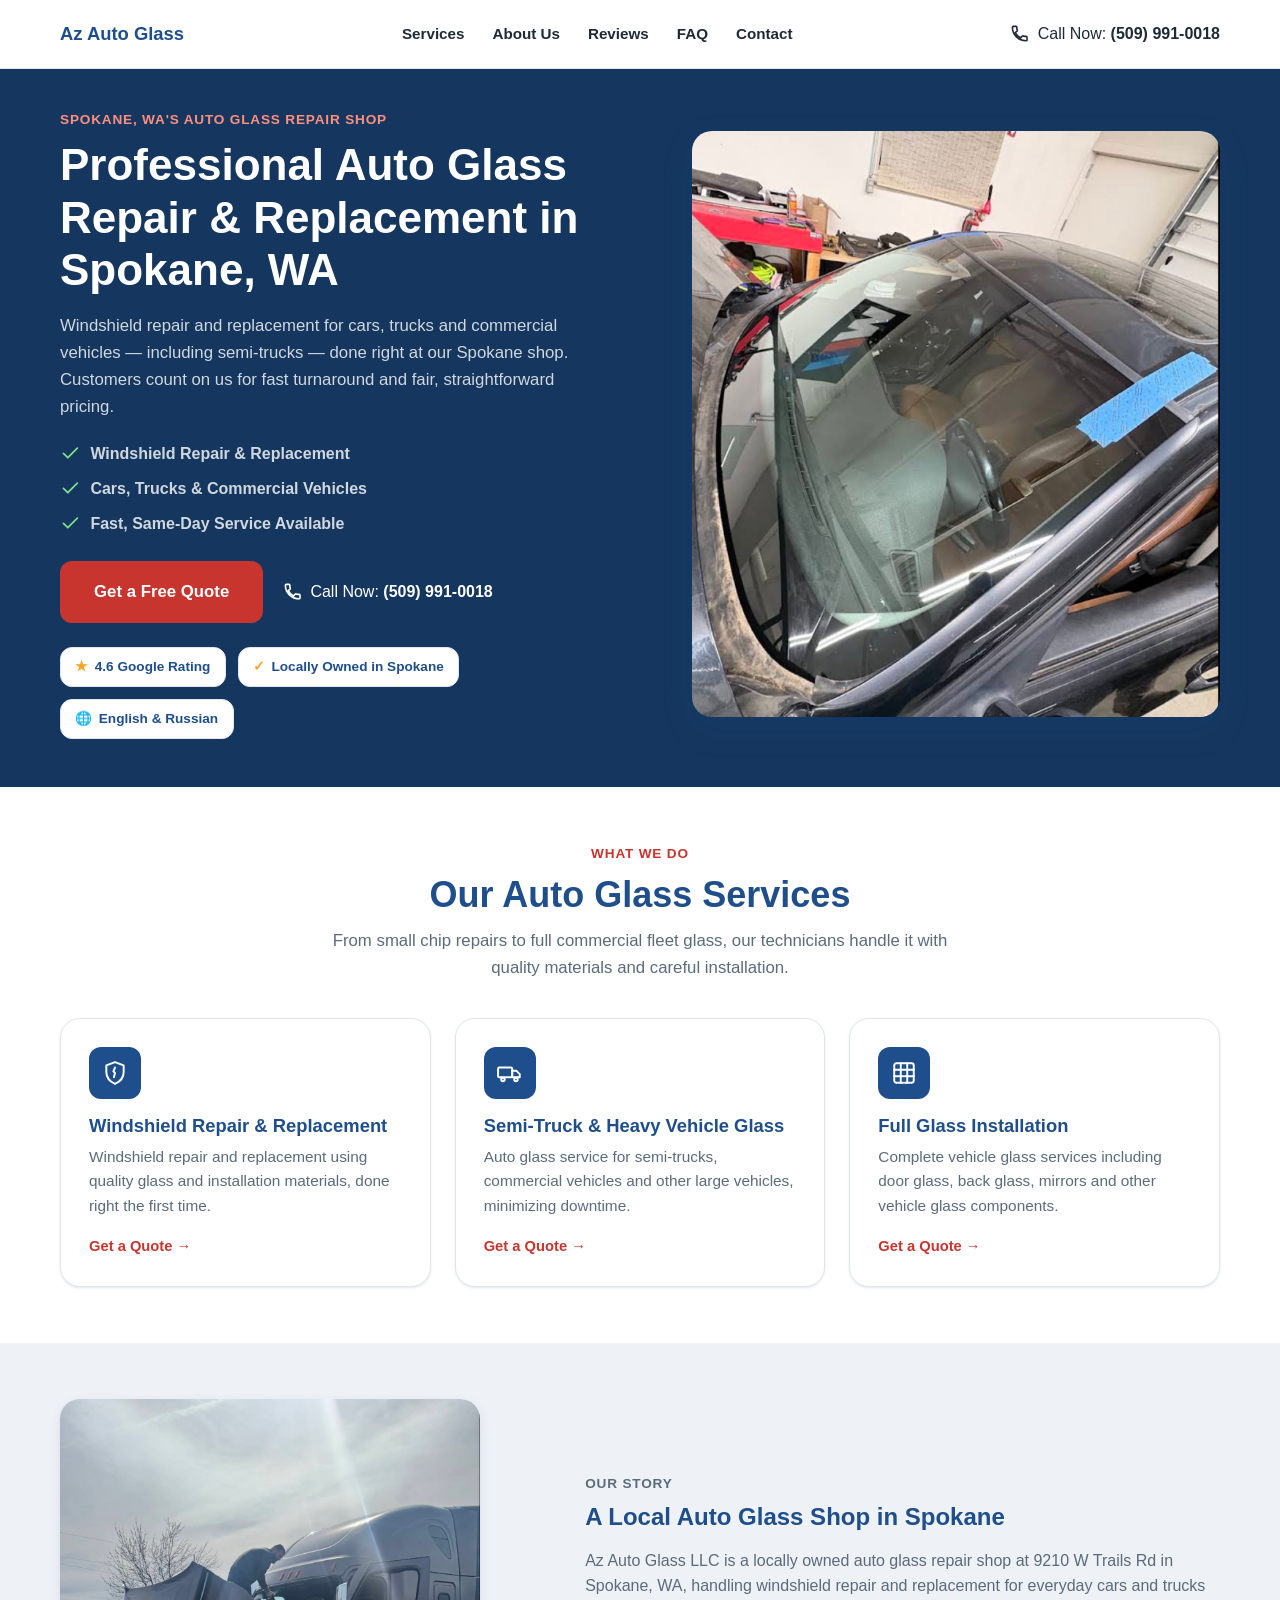
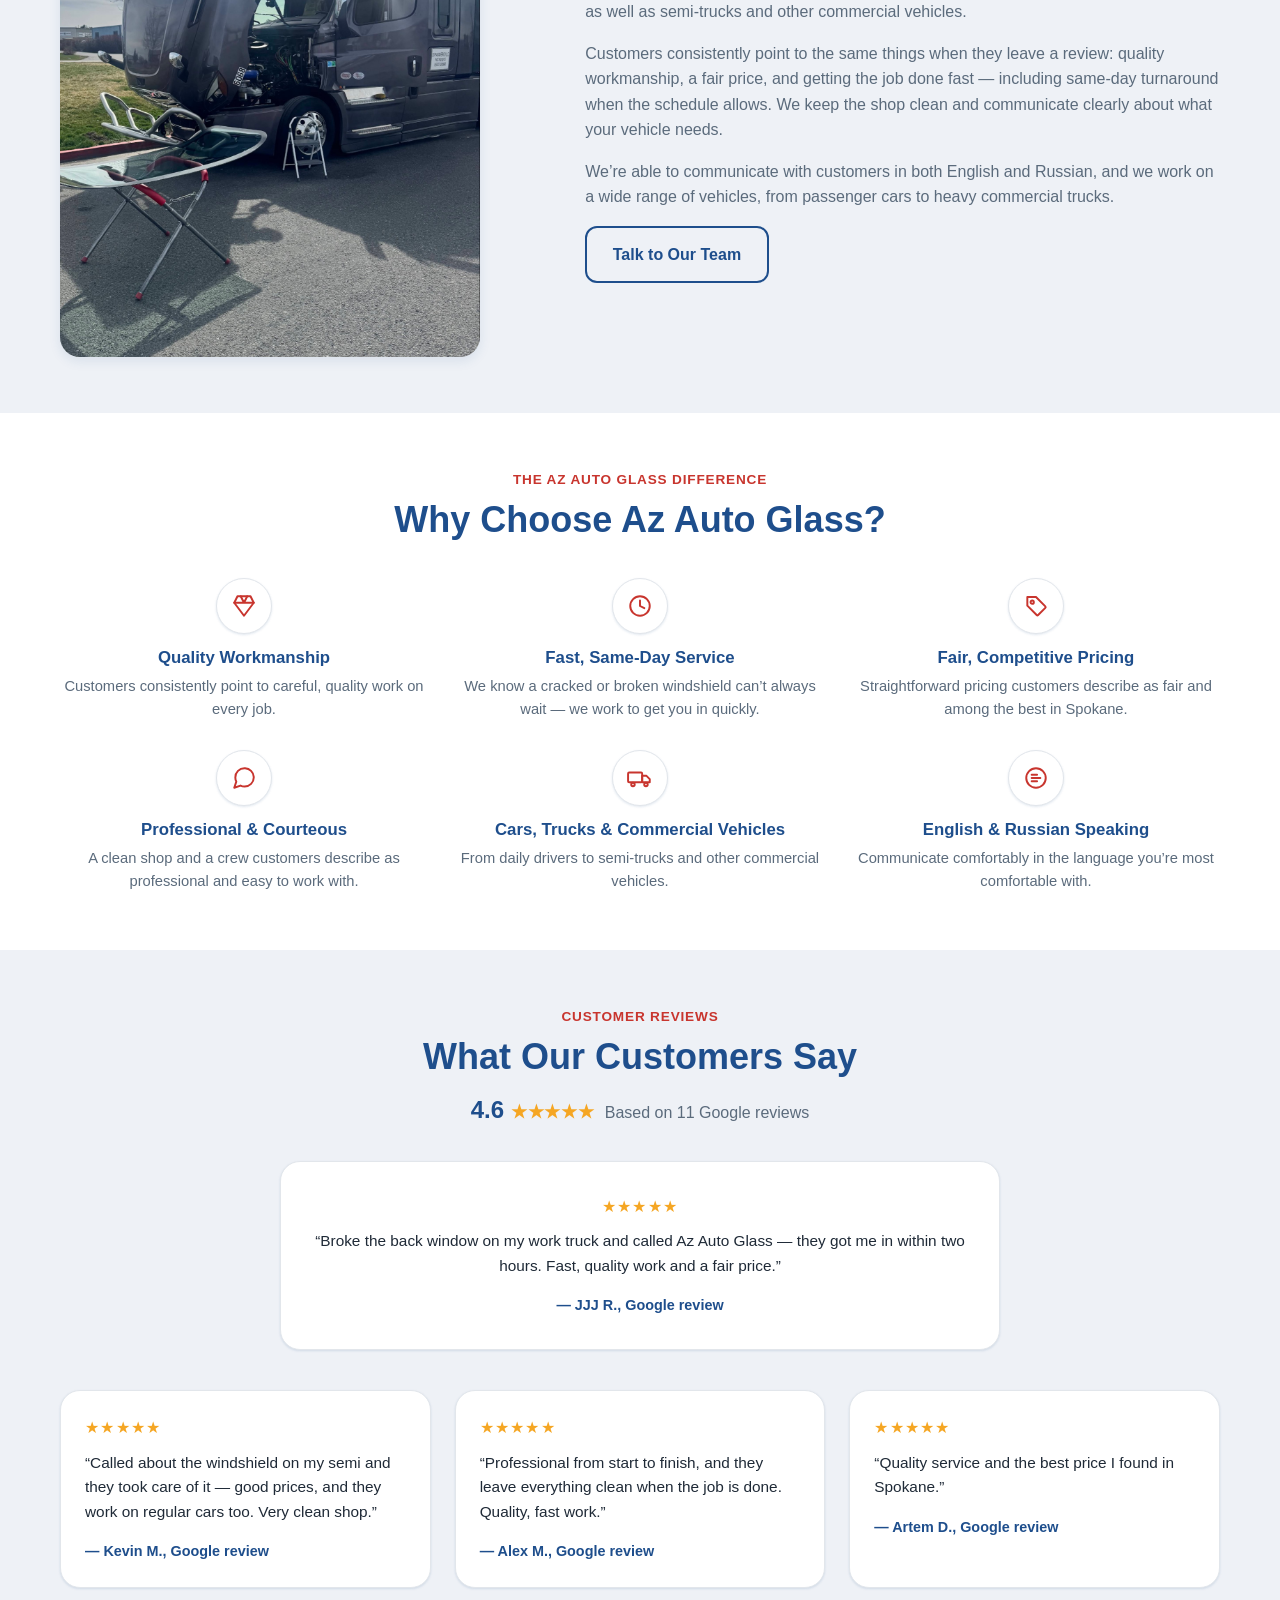
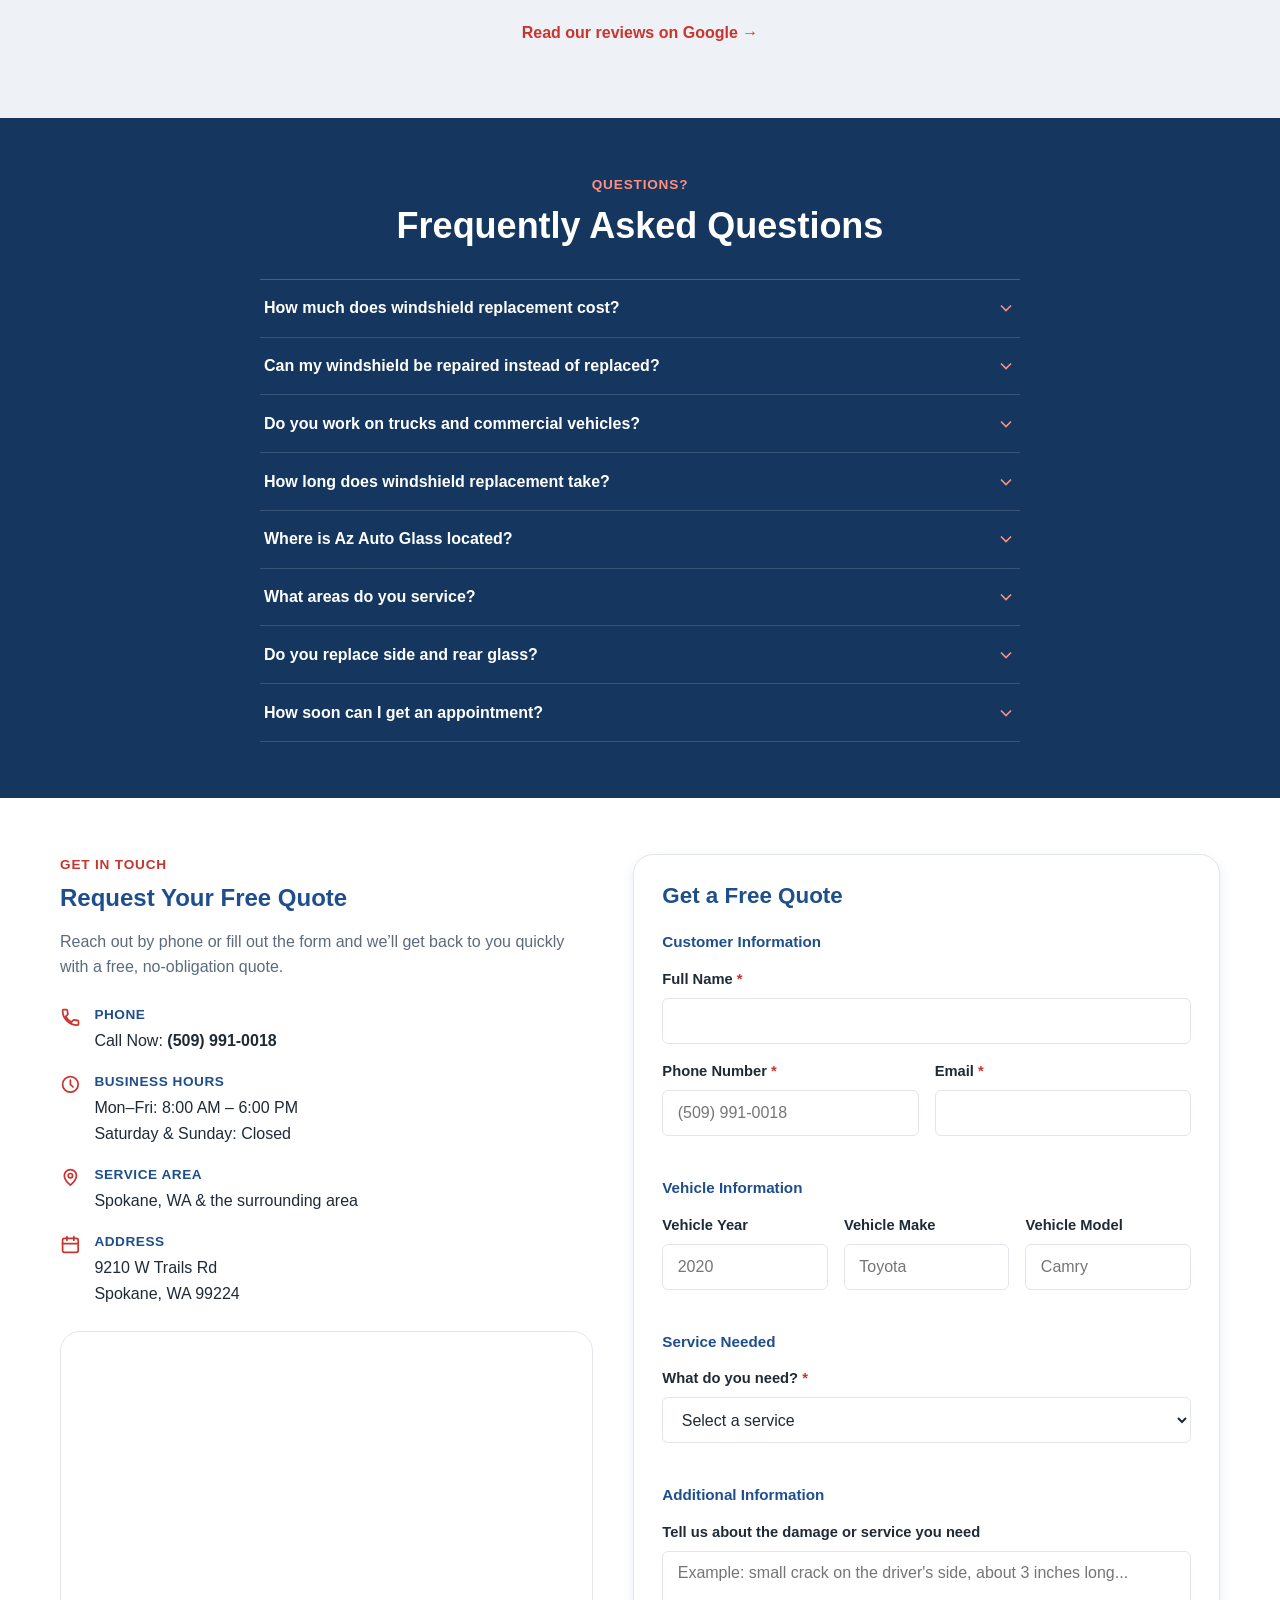
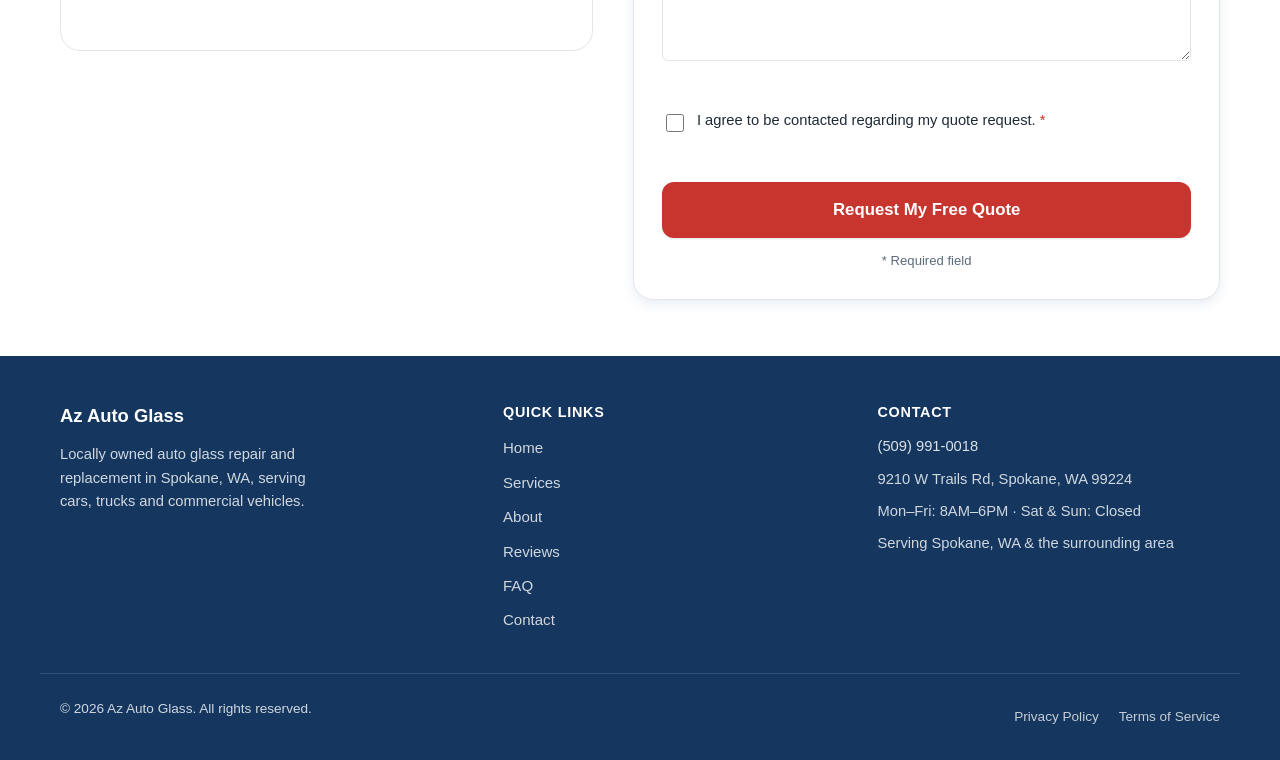
<file: index.html>
<!DOCTYPE html>
<html lang="en">
<head>
  <meta charset="UTF-8">
  <meta name="viewport" content="width=device-width, initial-scale=1.0">
  <title>Az Auto Glass LLC | Windshield Repair &amp; Replacement in Spokane, WA</title>
  <meta name="description" content="Az Auto Glass LLC provides windshield repair, replacement, and full auto glass service for cars, trucks, and commercial vehicles in Spokane, WA. Call (509) 991-0018 for a free quote.">
  <meta name="theme-color" content="#1E4E8C">
  <!-- TODO: set your production domain once the site is deployed, then update this canonical URL, the Open Graph og:url/og:image below, robots.txt, and sitemap.xml to match. -->
  <link rel="canonical" href="https://www.yourbusinessdomain.com/">

  <!-- Open Graph -->
  <!-- Most social platforms require a raster image (JPG/PNG, ~1200x630) for
       og:image and will not render an SVG preview. images/og-image.svg is a
       placeholder layout — export it (or a real shop/vehicle photo) to
       og-image.jpg and update the path below before launch. -->
  <meta property="og:type" content="website">
  <meta property="og:title" content="Az Auto Glass LLC | Windshield Repair &amp; Replacement in Spokane, WA">
  <meta property="og:description" content="Windshield repair, replacement, and full auto glass service for cars, trucks, and commercial vehicles in Spokane, WA. Get a free quote today.">
  <meta property="og:image" content="images/og-image.svg">
  <meta property="og:url" content="https://www.yourbusinessdomain.com/">
  <meta name="twitter:card" content="summary_large_image">

  <link rel="icon" href="images/favicon.svg" type="image/svg+xml">
  <link rel="stylesheet" href="style.css">

  <!-- Local business structured data. Name, address, phone, hours, rating and
       review count below are verified from the Az Auto Glass LLC Google
       Business Profile. Update the "url"/"image" fields once a production
       domain and real business photos are available. -->
  <script type="application/ld+json">
  {
    "@context": "https://schema.org",
    "@type": "AutoRepair",
    "name": "Az Auto Glass LLC",
    "image": "https://www.yourbusinessdomain.com/images/heroimg.jpg",
    "telephone": "+15099910018",
    "address": {
      "@type": "PostalAddress",
      "streetAddress": "9210 W Trails Rd",
      "addressLocality": "Spokane",
      "addressRegion": "WA",
      "postalCode": "99224",
      "addressCountry": "US"
    },
    "geo": {
      "@type": "GeoCoordinates",
      "latitude": 47.672691,
      "longitude": -117.5404962
    },
    "areaServed": "Spokane, WA and the surrounding area",
    "openingHoursSpecification": [
      {
        "@type": "OpeningHoursSpecification",
        "dayOfWeek": ["Monday","Tuesday","Wednesday","Thursday","Friday"],
        "opens": "08:00",
        "closes": "18:00"
      }
    ],
    "aggregateRating": {
      "@type": "AggregateRating",
      "ratingValue": "4.6",
      "reviewCount": "11",
      "bestRating": "5"
    },
    "url": "https://www.yourbusinessdomain.com/"
  }
  </script>

  <!-- FAQ structured data mirrors the visible FAQ section content on this page. -->
  <script type="application/ld+json">
  {
    "@context": "https://schema.org",
    "@type": "FAQPage",
    "mainEntity": [
      {
        "@type": "Question",
        "name": "How much does windshield replacement cost?",
        "acceptedAnswer": {
          "@type": "Answer",
          "text": "Cost depends on your vehicle's make and model and the type of glass required. Call (509) 991-0018 or fill out the quote form for a free estimate."
        }
      },
      {
        "@type": "Question",
        "name": "Can my windshield be repaired instead of replaced?",
        "acceptedAnswer": {
          "@type": "Answer",
          "text": "Often, yes. Small chips and cracks, generally smaller than a quarter and away from the edge of the glass, can usually be repaired instead of requiring a full replacement."
        }
      },
      {
        "@type": "Question",
        "name": "Do you work on trucks and commercial vehicles?",
        "acceptedAnswer": {
          "@type": "Answer",
          "text": "Yes. In addition to cars, Az Auto Glass regularly works on trucks, semi-trucks and other commercial vehicles."
        }
      },
      {
        "@type": "Question",
        "name": "Where is Az Auto Glass located?",
        "acceptedAnswer": {
          "@type": "Answer",
          "text": "The shop is at 9210 W Trails Rd, Spokane, WA 99224, open Monday through Friday from 8:00 AM to 6:00 PM."
        }
      },
      {
        "@type": "Question",
        "name": "What areas do you service?",
        "acceptedAnswer": {
          "@type": "Answer",
          "text": "Az Auto Glass serves Spokane, WA and the surrounding area."
        }
      },
      {
        "@type": "Question",
        "name": "Do you replace side and rear glass?",
        "acceptedAnswer": {
          "@type": "Answer",
          "text": "Yes. In addition to windshields, Az Auto Glass installs door glass, back glass, mirrors and other vehicle glass components."
        }
      }
    ]
  }
  </script>
</head>
<body>
  <a class="skip-link" href="#main-content">Skip to main content</a>

  <!-- ============ HEADER ============ -->
  <header class="site-header" id="site-header">
    <div class="container header-inner">
      <a href="#top" class="logo-link" aria-label="Az Auto Glass LLC — home">
        <span class="logo-text">Az Auto Glass</span>
      </a>

      <nav class="main-nav" aria-label="Primary">
        <ul>
          <li><a href="#services">Services</a></li>
          <li><a href="#about">About Us</a></li>
          <li><a href="#reviews">Reviews</a></li>
          <li><a href="#faq">FAQ</a></li>
          <li><a href="#contact">Contact</a></li>
        </ul>
      </nav>

      <div class="header-actions">
        <a href="tel:+15099910018" class="phone-cta phone-cta--header">
          <svg class="icon" viewBox="0 0 24 24" aria-hidden="true"><path d="M6.6 10.8c1.4 2.8 3.8 5.2 6.6 6.6l2.2-2.2c.3-.3.7-.4 1.1-.3 1.2.4 2.5.6 3.8.6.6 0 1 .4 1 1V20c0 .6-.4 1-1 1C10.6 21 3 13.4 3 4c0-.6.4-1 1-1h3.5c.6 0 1 .4 1 1 0 1.3.2 2.6.6 3.8.1.4 0 .8-.3 1.1L6.6 10.8z"/></svg>
          <span>Call Now: <strong>(509) 991-0018</strong></span>
        </a>

        <button type="button" class="nav-toggle" id="nav-toggle" aria-expanded="false" aria-controls="mobile-nav" aria-label="Open menu">
          <span class="nav-toggle-bar"></span>
          <span class="nav-toggle-bar"></span>
          <span class="nav-toggle-bar"></span>
        </button>
      </div>
    </div>

    <div class="mobile-nav" id="mobile-nav" hidden>
      <nav aria-label="Mobile">
        <ul>
          <li><a href="#services">Services</a></li>
          <li><a href="#about">About Us</a></li>
          <li><a href="#reviews">Reviews</a></li>
          <li><a href="#faq">FAQ</a></li>
          <li><a href="#contact">Contact</a></li>
        </ul>
      </nav>
      <a href="tel:+15099910018" class="btn btn-accent btn-block">
        <svg class="icon" viewBox="0 0 24 24" aria-hidden="true"><path d="M6.6 10.8c1.4 2.8 3.8 5.2 6.6 6.6l2.2-2.2c.3-.3.7-.4 1.1-.3 1.2.4 2.5.6 3.8.6.6 0 1 .4 1 1V20c0 .6-.4 1-1 1C10.6 21 3 13.4 3 4c0-.6.4-1 1-1h3.5c.6 0 1 .4 1 1 0 1.3.2 2.6.6 3.8.1.4 0 .8-.3 1.1L6.6 10.8z"/></svg>
        Call Now: (509) 991-0018
      </a>
      <a href="#contact" class="btn btn-secondary btn-block">Get a Free Quote</a>
    </div>
  </header>

  <main id="main-content">
    <!-- ============ HERO ============ -->
    <section class="hero" id="top">
      <div class="container hero-inner">
        <div class="hero-content">
          <p class="section-eyebrow">Spokane, WA's Auto Glass Repair Shop</p>
          <h1>Professional Auto Glass Repair &amp; Replacement in Spokane, WA</h1>
          <p class="hero-lede">Windshield repair and replacement for cars, trucks and commercial vehicles &mdash; including semi-trucks &mdash; done right at our Spokane shop. Customers count on us for fast turnaround and fair, straightforward pricing.</p>

          <ul class="hero-bullets">
            <li>
              <svg class="icon icon--check" viewBox="0 0 24 24" aria-hidden="true"><path d="M20 6L9 17l-5-5"/></svg>
              Windshield Repair &amp; Replacement
            </li>
            <li>
              <svg class="icon icon--check" viewBox="0 0 24 24" aria-hidden="true"><path d="M20 6L9 17l-5-5"/></svg>
              Cars, Trucks &amp; Commercial Vehicles
            </li>
            <li>
              <svg class="icon icon--check" viewBox="0 0 24 24" aria-hidden="true"><path d="M20 6L9 17l-5-5"/></svg>
              Fast, Same-Day Service Available
            </li>
          </ul>

          <div class="hero-actions">
            <a href="#contact" class="btn btn-accent btn-lg">Get a Free Quote</a>
            <a href="tel:+15099910018" class="phone-cta phone-cta--inline">
              <svg class="icon" viewBox="0 0 24 24" aria-hidden="true"><path d="M6.6 10.8c1.4 2.8 3.8 5.2 6.6 6.6l2.2-2.2c.3-.3.7-.4 1.1-.3 1.2.4 2.5.6 3.8.6.6 0 1 .4 1 1V20c0 .6-.4 1-1 1C10.6 21 3 13.4 3 4c0-.6.4-1 1-1h3.5c.6 0 1 .4 1 1 0 1.3.2 2.6.6 3.8.1.4 0 .8-.3 1.1L6.6 10.8z"/></svg>
              <span class="phone-cta-text-mobile">Call Now</span>
              <span class="phone-cta-text-desktop">Call Now: <strong>(509) 991-0018</strong></span>
            </a>
          </div>

          <!-- Trust indicators reflect the verified Az Auto Glass LLC Google Business Profile (4.6★, 11 reviews) -->
          <div class="trust-badges">
            <div class="trust-badge"><span class="trust-badge-icon" aria-hidden="true">★</span> 4.6 Google Rating</div>
            <div class="trust-badge"><span class="trust-badge-icon" aria-hidden="true">✓</span> Locally Owned in Spokane</div>
            <div class="trust-badge"><span class="trust-badge-icon" aria-hidden="true">🌐</span> English &amp; Russian</div>
          </div>
        </div>

        <div class="hero-media">
          <img src="images/heroimg.jpg" alt="Az Auto Glass technician installing a new windshield on a car in the shop" width="1443" height="1600" loading="eager">
        </div>
      </div>
    </section>

    <!-- ============ SERVICES ============ -->
    <section class="services" id="services">
      <div class="container">
        <p class="section-eyebrow section-eyebrow--center">What We Do</p>
        <h2 class="section-title section-title--center">Our Auto Glass Services</h2>
        <p class="section-lede section-lede--center">From small chip repairs to full commercial fleet glass, our technicians handle it with quality materials and careful installation.</p>

        <div class="card-grid">
          <article class="service-card">
            <div class="service-icon">
              <svg viewBox="0 0 24 24" aria-hidden="true"><path d="M12 2l8 3v6c0 5-3.5 9-8 11-4.5-2-8-6-8-11V5l8-3z"/><path d="M12 7l-1.5 3.5 1.5 1.5-1 4"/></svg>
            </div>
            <h3>Windshield Repair &amp; Replacement</h3>
            <p>Windshield repair and replacement using quality glass and installation materials, done right the first time.</p>
            <a href="#contact" class="card-link">Get a Quote <span aria-hidden="true">&rarr;</span></a>
          </article>

          <article class="service-card">
            <div class="service-icon">
              <svg viewBox="0 0 24 24" aria-hidden="true"><rect x="1" y="7" width="13" height="9" rx="1"/><path d="M14 10h4l3 3v3h-7z"/><circle cx="5.5" cy="18" r="1.6"/><circle cx="17.5" cy="18" r="1.6"/></svg>
            </div>
            <h3>Semi-Truck &amp; Heavy Vehicle Glass</h3>
            <p>Auto glass service for semi-trucks, commercial vehicles and other large vehicles, minimizing downtime.</p>
            <a href="#contact" class="card-link">Get a Quote <span aria-hidden="true">&rarr;</span></a>
          </article>

          <article class="service-card">
            <div class="service-icon">
              <svg viewBox="0 0 24 24" aria-hidden="true"><rect x="3" y="3" width="18" height="18" rx="2"/><path d="M3 9h18M3 15h18M9 3v18M15 3v18"/></svg>
            </div>
            <h3>Full Glass Installation</h3>
            <p>Complete vehicle glass services including door glass, back glass, mirrors and other vehicle glass components.</p>
            <a href="#contact" class="card-link">Get a Quote <span aria-hidden="true">&rarr;</span></a>
          </article>
        </div>
      </div>
    </section>

    <!-- ============ OUR STORY ============ -->
    <section class="story" id="about">
      <div class="container story-inner">
        <div class="story-media">
          <img src="images/about.jpg" alt="Az Auto Glass technician replacing the windshield on a semi-truck" width="1206" height="1600" loading="lazy">
        </div>
        <div class="story-content">
          <p class="section-eyebrow">Our Story</p>
          <h2>A Local Auto Glass Shop in Spokane</h2>
          <p>Az Auto Glass LLC is a locally owned auto glass repair shop at 9210 W Trails Rd in Spokane, WA, handling windshield repair and replacement for everyday cars and trucks as well as semi-trucks and other commercial vehicles.</p>
          <p>Customers consistently point to the same things when they leave a review: quality workmanship, a fair price, and getting the job done fast &mdash; including same-day turnaround when the schedule allows. We keep the shop clean and communicate clearly about what your vehicle needs.</p>
          <p>We&rsquo;re able to communicate with customers in both English and Russian, and we work on a wide range of vehicles, from passenger cars to heavy commercial trucks.</p>
          <a href="#contact" class="btn btn-secondary">Talk to Our Team</a>
        </div>
      </div>
    </section>

    <!-- ============ WHY CHOOSE US ============ -->
    <section class="why-us">
      <div class="container">
        <p class="section-eyebrow section-eyebrow--center">The Az Auto Glass Difference</p>
        <h2 class="section-title section-title--center">Why Choose Az Auto Glass?</h2>

        <div class="benefit-grid">
          <div class="benefit-item">
            <div class="benefit-icon"><svg viewBox="0 0 24 24" aria-hidden="true"><path d="M6 3h12l3 6-9 12L3 9z"/><path d="M3 9h18M9 3l3 6 3-6"/></svg></div>
            <h3>Quality Workmanship</h3>
            <p>Customers consistently point to careful, quality work on every job.</p>
          </div>
          <div class="benefit-item">
            <div class="benefit-icon"><svg viewBox="0 0 24 24" aria-hidden="true"><circle cx="12" cy="12" r="9"/><path d="M12 7v5l4 2"/></svg></div>
            <h3>Fast, Same-Day Service</h3>
            <p>We know a cracked or broken windshield can&rsquo;t always wait &mdash; we work to get you in quickly.</p>
          </div>
          <div class="benefit-item">
            <div class="benefit-icon"><svg viewBox="0 0 24 24" aria-hidden="true"><path d="M20.6 12.3L12 3.7 4 3.7v8L12.6 20.3a1 1 0 001.4 0l6.6-6.6a1 1 0 000-1.4z"/><circle cx="8.5" cy="8.5" r="1.5"/></svg></div>
            <h3>Fair, Competitive Pricing</h3>
            <p>Straightforward pricing customers describe as fair and among the best in Spokane.</p>
          </div>
          <div class="benefit-item">
            <div class="benefit-icon"><svg viewBox="0 0 24 24" aria-hidden="true"><path d="M21 11.5a8.4 8.4 0 01-8.4 8.4 8.3 8.3 0 01-3.8-.9L3 21l1.9-5.7a8.3 8.3 0 01-.9-3.8A8.4 8.4 0 0112.5 3H13a8.5 8.5 0 018 8v.5z"/></svg></div>
            <h3>Professional &amp; Courteous</h3>
            <p>A clean shop and a crew customers describe as professional and easy to work with.</p>
          </div>
          <div class="benefit-item">
            <div class="benefit-icon"><svg viewBox="0 0 24 24" aria-hidden="true"><rect x="1" y="7" width="13" height="9" rx="1"/><path d="M14 10h4l3 3v3h-7z"/><circle cx="5.5" cy="18" r="1.6"/><circle cx="17.5" cy="18" r="1.6"/></svg></div>
            <h3>Cars, Trucks &amp; Commercial Vehicles</h3>
            <p>From daily drivers to semi-trucks and other commercial vehicles.</p>
          </div>
          <div class="benefit-item">
            <div class="benefit-icon"><svg viewBox="0 0 24 24" aria-hidden="true"><circle cx="12" cy="12" r="9"/><path d="M8 12h8M8 9h5M8 15h5"/></svg></div>
            <h3>English &amp; Russian Speaking</h3>
            <p>Communicate comfortably in the language you&rsquo;re most comfortable with.</p>
          </div>
        </div>
      </div>
    </section>

    <!-- ============ REVIEWS ============ -->
    <section class="reviews" id="reviews">
      <div class="container">
        <p class="section-eyebrow section-eyebrow--center">Customer Reviews</p>
        <h2 class="section-title section-title--center">What Our Customers Say</h2>

        <!-- Rating summary reflects the verified Az Auto Glass LLC Google Business Profile as of August 2026 -->
        <div class="rating-summary">
          <span class="rating-summary-score">4.6 <span aria-hidden="true">★★★★★</span></span>
          <span class="rating-summary-count">Based on 11 Google reviews</span>
        </div>

        <!-- Testimonials below are written in our own words based on themes from real,
             verified Google reviews for Az Auto Glass LLC (not verbatim quotes). -->
        <div class="review-featured">
          <p class="review-stars" aria-label="5 out of 5 stars">★★★★★</p>
          <p class="review-text review-text--featured">&ldquo;Broke the back window on my work truck and called Az Auto Glass &mdash; they got me in within two hours. Fast, quality work and a fair price.&rdquo;</p>
          <p class="review-author">&mdash; JJJ R., Google review</p>
        </div>

        <div class="card-grid card-grid--reviews">
          <article class="review-card">
            <p class="review-stars" aria-label="5 out of 5 stars">★★★★★</p>
            <p class="review-text">&ldquo;Called about the windshield on my semi and they took care of it &mdash; good prices, and they work on regular cars too. Very clean shop.&rdquo;</p>
            <p class="review-author">&mdash; Kevin M., Google review</p>
          </article>
          <article class="review-card">
            <p class="review-stars" aria-label="5 out of 5 stars">★★★★★</p>
            <p class="review-text">&ldquo;Professional from start to finish, and they leave everything clean when the job is done. Quality, fast work.&rdquo;</p>
            <p class="review-author">&mdash; Alex M., Google review</p>
          </article>
          <article class="review-card">
            <p class="review-stars" aria-label="5 out of 5 stars">★★★★★</p>
            <p class="review-text">&ldquo;Quality service and the best price I found in Spokane.&rdquo;</p>
            <p class="review-author">&mdash; Artem D., Google review</p>
          </article>
        </div>

        <p class="reviews-cta"><a href="https://www.google.com/maps/place/Az+Auto+Glass+LLC/@47.672691,-117.5430711,17z/data=!4m8!3m7!1s0x549e17a979451c77:0x2f7175f6461e0ab7!8m2!3d47.672691!4d-117.5404962!9m1!1b1!16s%2Fg%2F11wtk_86p5" target="_blank" rel="noopener">Read our reviews on Google <span aria-hidden="true">&rarr;</span></a></p>
      </div>
    </section>

    <!-- ============ FAQ ============ -->
    <section class="faq" id="faq">
      <div class="container container--narrow">
        <p class="section-eyebrow section-eyebrow--center">Questions?</p>
        <h2 class="section-title section-title--center">Frequently Asked Questions</h2>

        <div class="accordion" id="faq-list">
          <div class="accordion-item">
            <h3 class="accordion-header">
              <button type="button" class="accordion-trigger" aria-expanded="false" aria-controls="faq-panel-1" id="faq-trigger-1">
                How much does windshield replacement cost?
                <svg class="accordion-icon" viewBox="0 0 24 24" aria-hidden="true"><path d="M6 9l6 6 6-6"/></svg>
              </button>
            </h3>
            <div id="faq-panel-1" class="accordion-panel" role="region" aria-labelledby="faq-trigger-1" hidden>
              <p>Cost depends on your vehicle's make and model and the type of glass required. Call us at (509) 991-0018 or fill out the quote form for a free estimate.</p>
            </div>
          </div>

          <div class="accordion-item">
            <h3 class="accordion-header">
              <button type="button" class="accordion-trigger" aria-expanded="false" aria-controls="faq-panel-2" id="faq-trigger-2">
                Can my windshield be repaired instead of replaced?
                <svg class="accordion-icon" viewBox="0 0 24 24" aria-hidden="true"><path d="M6 9l6 6 6-6"/></svg>
              </button>
            </h3>
            <div id="faq-panel-2" class="accordion-panel" role="region" aria-labelledby="faq-trigger-2" hidden>
              <p>Often, yes. Small chips and cracks &mdash; generally smaller than a quarter and away from the edge of the glass &mdash; can usually be repaired instead of requiring a full replacement. Call us and we can help you figure out which option makes sense.</p>
            </div>
          </div>

          <div class="accordion-item">
            <h3 class="accordion-header">
              <button type="button" class="accordion-trigger" aria-expanded="false" aria-controls="faq-panel-3" id="faq-trigger-3">
                Do you work on trucks and commercial vehicles?
                <svg class="accordion-icon" viewBox="0 0 24 24" aria-hidden="true"><path d="M6 9l6 6 6-6"/></svg>
              </button>
            </h3>
            <div id="faq-panel-3" class="accordion-panel" role="region" aria-labelledby="faq-trigger-3" hidden>
              <p>Yes. In addition to cars, we regularly work on trucks, semi-trucks and other commercial vehicles.</p>
            </div>
          </div>

          <div class="accordion-item">
            <h3 class="accordion-header">
              <button type="button" class="accordion-trigger" aria-expanded="false" aria-controls="faq-panel-4" id="faq-trigger-4">
                How long does windshield replacement take?
                <svg class="accordion-icon" viewBox="0 0 24 24" aria-hidden="true"><path d="M6 9l6 6 6-6"/></svg>
              </button>
            </h3>
            <div id="faq-panel-4" class="accordion-panel" role="region" aria-labelledby="faq-trigger-4" hidden>
              <p>Timing depends on the vehicle and the job, plus safe drive-away time for the adhesive to cure. Call us and we can give you a better idea for your specific vehicle.</p>
            </div>
          </div>

          <div class="accordion-item">
            <h3 class="accordion-header">
              <button type="button" class="accordion-trigger" aria-expanded="false" aria-controls="faq-panel-5" id="faq-trigger-5">
                Where is Az Auto Glass located?
                <svg class="accordion-icon" viewBox="0 0 24 24" aria-hidden="true"><path d="M6 9l6 6 6-6"/></svg>
              </button>
            </h3>
            <div id="faq-panel-5" class="accordion-panel" role="region" aria-labelledby="faq-trigger-5" hidden>
              <p>Our shop is at 9210 W Trails Rd, Spokane, WA 99224. We're open Monday&ndash;Friday, 8:00 AM&ndash;6:00 PM.</p>
            </div>
          </div>

          <div class="accordion-item">
            <h3 class="accordion-header">
              <button type="button" class="accordion-trigger" aria-expanded="false" aria-controls="faq-panel-6" id="faq-trigger-6">
                What areas do you service?
                <svg class="accordion-icon" viewBox="0 0 24 24" aria-hidden="true"><path d="M6 9l6 6 6-6"/></svg>
              </button>
            </h3>
            <div id="faq-panel-6" class="accordion-panel" role="region" aria-labelledby="faq-trigger-6" hidden>
              <p>We serve Spokane, WA and the surrounding area. Contact us and we'll let you know if we cover your location.</p>
            </div>
          </div>

          <div class="accordion-item">
            <h3 class="accordion-header">
              <button type="button" class="accordion-trigger" aria-expanded="false" aria-controls="faq-panel-7" id="faq-trigger-7">
                Do you replace side and rear glass?
                <svg class="accordion-icon" viewBox="0 0 24 24" aria-hidden="true"><path d="M6 9l6 6 6-6"/></svg>
              </button>
            </h3>
            <div id="faq-panel-7" class="accordion-panel" role="region" aria-labelledby="faq-trigger-7" hidden>
              <p>Yes. In addition to windshields, we install door glass, back glass, mirrors and other vehicle glass components.</p>
            </div>
          </div>

          <div class="accordion-item">
            <h3 class="accordion-header">
              <button type="button" class="accordion-trigger" aria-expanded="false" aria-controls="faq-panel-8" id="faq-trigger-8">
                How soon can I get an appointment?
                <svg class="accordion-icon" viewBox="0 0 24 24" aria-hidden="true"><path d="M6 9l6 6 6-6"/></svg>
              </button>
            </h3>
            <div id="faq-panel-8" class="accordion-panel" role="region" aria-labelledby="faq-trigger-8" hidden>
              <p>Call us at (509) 991-0018 or request a quote online and we'll work to get you scheduled as quickly as possible.</p>
            </div>
          </div>
        </div>
      </div>
    </section>

    <!-- ============ CONTACT / QUOTE ============ -->
    <section class="contact" id="contact">
      <div class="container contact-inner">
        <div class="contact-info">
          <p class="section-eyebrow">Get In Touch</p>
          <h2>Request Your Free Quote</h2>
          <p class="contact-intro">Reach out by phone or fill out the form and we&rsquo;ll get back to you quickly with a free, no-obligation quote.</p>

          <ul class="contact-details">
            <li>
              <svg class="icon" viewBox="0 0 24 24" aria-hidden="true"><path d="M6.6 10.8c1.4 2.8 3.8 5.2 6.6 6.6l2.2-2.2c.3-.3.7-.4 1.1-.3 1.2.4 2.5.6 3.8.6.6 0 1 .4 1 1V20c0 .6-.4 1-1 1C10.6 21 3 13.4 3 4c0-.6.4-1 1-1h3.5c.6 0 1 .4 1 1 0 1.3.2 2.6.6 3.8.1.4 0 .8-.3 1.1L6.6 10.8z"/></svg>
              <div>
                <span class="contact-label">Phone</span>
                <a href="tel:+15099910018" class="phone-cta phone-cta--inline">
                  <span class="phone-cta-text-mobile">Call Now</span>
                  <span class="phone-cta-text-desktop">Call Now: <strong>(509) 991-0018</strong></span>
                </a>
              </div>
            </li>
            <li>
              <svg class="icon" viewBox="0 0 24 24" aria-hidden="true"><circle cx="12" cy="12" r="9"/><path d="M12 7v5l3 3"/></svg>
              <div>
                <span class="contact-label">Business Hours</span>
                <span>Mon&ndash;Fri: 8:00 AM &ndash; 6:00 PM<br>Saturday &amp; Sunday: Closed</span>
              </div>
            </li>
            <li>
              <svg class="icon" viewBox="0 0 24 24" aria-hidden="true"><path d="M12 21s-7-6.2-7-11a7 7 0 1 1 14 0c0 4.8-7 11-7 11z"/><circle cx="12" cy="10" r="2.5"/></svg>
              <div>
                <span class="contact-label">Service Area</span>
                <span>Spokane, WA &amp; the surrounding area</span>
              </div>
            </li>
            <li>
              <svg class="icon" viewBox="0 0 24 24" aria-hidden="true"><rect x="3" y="4" width="18" height="16" rx="2"/><path d="M3 10h18M8 2v4M16 2v4"/></svg>
              <div>
                <span class="contact-label">Address</span>
                <span>9210 W Trails Rd<br>Spokane, WA 99224</span>
              </div>
            </li>
          </ul>

          <iframe
            class="map-embed"
            src="https://www.google.com/maps?q=Az+Auto+Glass+LLC,+9210+W+Trails+Rd,+Spokane,+WA+99224&output=embed"
            width="100%" height="320" loading="lazy"
            referrerpolicy="no-referrer-when-downgrade"
            title="Map showing the Az Auto Glass LLC location at 9210 W Trails Rd, Spokane, WA">
          </iframe>
        </div>

        <div class="contact-form-wrap">
          <h3 class="form-title">Get a Free Quote</h3>

          <form name="quote-request" method="POST" action="thank-you.html" data-netlify="true" netlify-honeypot="bot-field" id="quote-form" class="quote-form" novalidate>
            <input type="hidden" name="form-name" value="quote-request">

            <p class="honeypot-field">
              <label for="bot-field">Leave this field blank</label>
              <input type="text" id="bot-field" name="bot-field" tabindex="-1" autocomplete="off">
            </p>

            <fieldset class="form-fieldset">
              <legend>Customer Information</legend>
              <div class="form-group">
                <label for="full-name">Full Name <span class="required" aria-hidden="true">*</span></label>
                <input type="text" id="full-name" name="full-name" autocomplete="name" required>
              </div>
              <div class="form-row form-row--split">
                <div class="form-group">
                  <label for="phone-number">Phone Number <span class="required" aria-hidden="true">*</span></label>
                  <input type="tel" id="phone-number" name="phone-number" autocomplete="tel" inputmode="tel" placeholder="(509) 991-0018" required>
                </div>
                <div class="form-group">
                  <label for="email-address">Email <span class="required" aria-hidden="true">*</span></label>
                  <input type="email" id="email-address" name="email-address" autocomplete="email" required>
                </div>
              </div>
            </fieldset>

            <fieldset class="form-fieldset">
              <legend>Vehicle Information</legend>
              <div class="form-row form-row--triple">
                <div class="form-group">
                  <label for="vehicle-year">Vehicle Year</label>
                  <input type="number" id="vehicle-year" name="vehicle-year" min="1980" max="2030" inputmode="numeric" placeholder="2020">
                </div>
                <div class="form-group">
                  <label for="vehicle-make">Vehicle Make</label>
                  <input type="text" id="vehicle-make" name="vehicle-make" placeholder="Toyota">
                </div>
                <div class="form-group">
                  <label for="vehicle-model">Vehicle Model</label>
                  <input type="text" id="vehicle-model" name="vehicle-model" placeholder="Camry">
                </div>
              </div>
            </fieldset>

            <fieldset class="form-fieldset">
              <legend>Service Needed</legend>
              <div class="form-group">
                <label for="service-type">What do you need? <span class="required" aria-hidden="true">*</span></label>
                <select id="service-type" name="service-type" required>
                  <option value="" disabled selected>Select a service</option>
                  <option value="Windshield Repair">Windshield Repair</option>
                  <option value="Windshield Replacement">Windshield Replacement</option>
                  <option value="Semi-Truck / Heavy Vehicle Glass">Semi-Truck / Heavy Vehicle Glass</option>
                  <option value="Door Glass">Door Glass</option>
                  <option value="Back Glass">Back Glass</option>
                  <option value="Mirror">Mirror</option>
                  <option value="Other">Other</option>
                </select>
              </div>
            </fieldset>

            <fieldset class="form-fieldset">
              <legend>Additional Information</legend>
              <div class="form-group">
                <label for="details">Tell us about the damage or service you need</label>
                <textarea id="details" name="details" rows="4" placeholder="Example: small crack on the driver's side, about 3 inches long..."></textarea>
              </div>
            </fieldset>

            <div class="form-group form-group--checkbox">
              <input type="checkbox" id="consent" name="consent" value="yes" required>
              <label for="consent">I agree to be contacted regarding my quote request. <span class="required" aria-hidden="true">*</span></label>
            </div>

            <div class="form-status" id="form-status" role="status" aria-live="polite"></div>

            <button type="submit" class="btn btn-accent btn-lg btn-block" id="form-submit">Request My Free Quote</button>
            <p class="form-required-note">* Required field</p>
          </form>
        </div>
      </div>
    </section>
  </main>

  <!-- ============ FOOTER ============ -->
  <footer class="site-footer">
    <div class="container footer-inner">
      <div class="footer-brand">
        <a href="#top" class="logo-link" aria-label="Az Auto Glass — home">
          <span class="logo-text">Az Auto Glass</span>
        </a>
        <p>Locally owned auto glass repair and replacement in Spokane, WA, serving cars, trucks and commercial vehicles.</p>
      </div>

      <nav class="footer-nav" aria-label="Footer">
        <h4>Quick Links</h4>
        <ul>
          <li><a href="#top">Home</a></li>
          <li><a href="#services">Services</a></li>
          <li><a href="#about">About</a></li>
          <li><a href="#reviews">Reviews</a></li>
          <li><a href="#faq">FAQ</a></li>
          <li><a href="#contact">Contact</a></li>
        </ul>
      </nav>

      <div class="footer-contact">
        <h4>Contact</h4>
        <p><a href="tel:+15099910018">(509) 991-0018</a></p>
        <p>9210 W Trails Rd, Spokane, WA 99224</p>
        <p>Mon&ndash;Fri: 8AM&ndash;6PM &middot; Sat &amp; Sun: Closed</p>
        <p>Serving Spokane, WA &amp; the surrounding area</p>
      </div>
    </div>

    <div class="footer-bottom">
      <div class="container footer-bottom-inner">
        <p>&copy; <span id="current-year">2026</span> Az Auto Glass. All rights reserved.</p>
        <ul>
          <li><a href="privacy.html">Privacy Policy</a></li>
          <li><a href="terms.html">Terms of Service</a></li>
        </ul>
      </div>
    </div>
  </footer>

  <!-- ============ MOBILE STICKY CTA BAR ============ -->
  <div class="mobile-cta-bar" aria-label="Quick actions">
    <a href="tel:+15099910018" class="mobile-cta-bar-btn mobile-cta-bar-btn--call">
      <svg class="icon" viewBox="0 0 24 24" aria-hidden="true"><path d="M6.6 10.8c1.4 2.8 3.8 5.2 6.6 6.6l2.2-2.2c.3-.3.7-.4 1.1-.3 1.2.4 2.5.6 3.8.6.6 0 1 .4 1 1V20c0 .6-.4 1-1 1C10.6 21 3 13.4 3 4c0-.6.4-1 1-1h3.5c.6 0 1 .4 1 1 0 1.3.2 2.6.6 3.8.1.4 0 .8-.3 1.1L6.6 10.8z"/></svg>
      Call Now
    </a>
    <a href="#contact" class="mobile-cta-bar-btn mobile-cta-bar-btn--quote">Get a Free Quote</a>
  </div>

  <script src="script.js"></script>
</body>
</html>
</file>
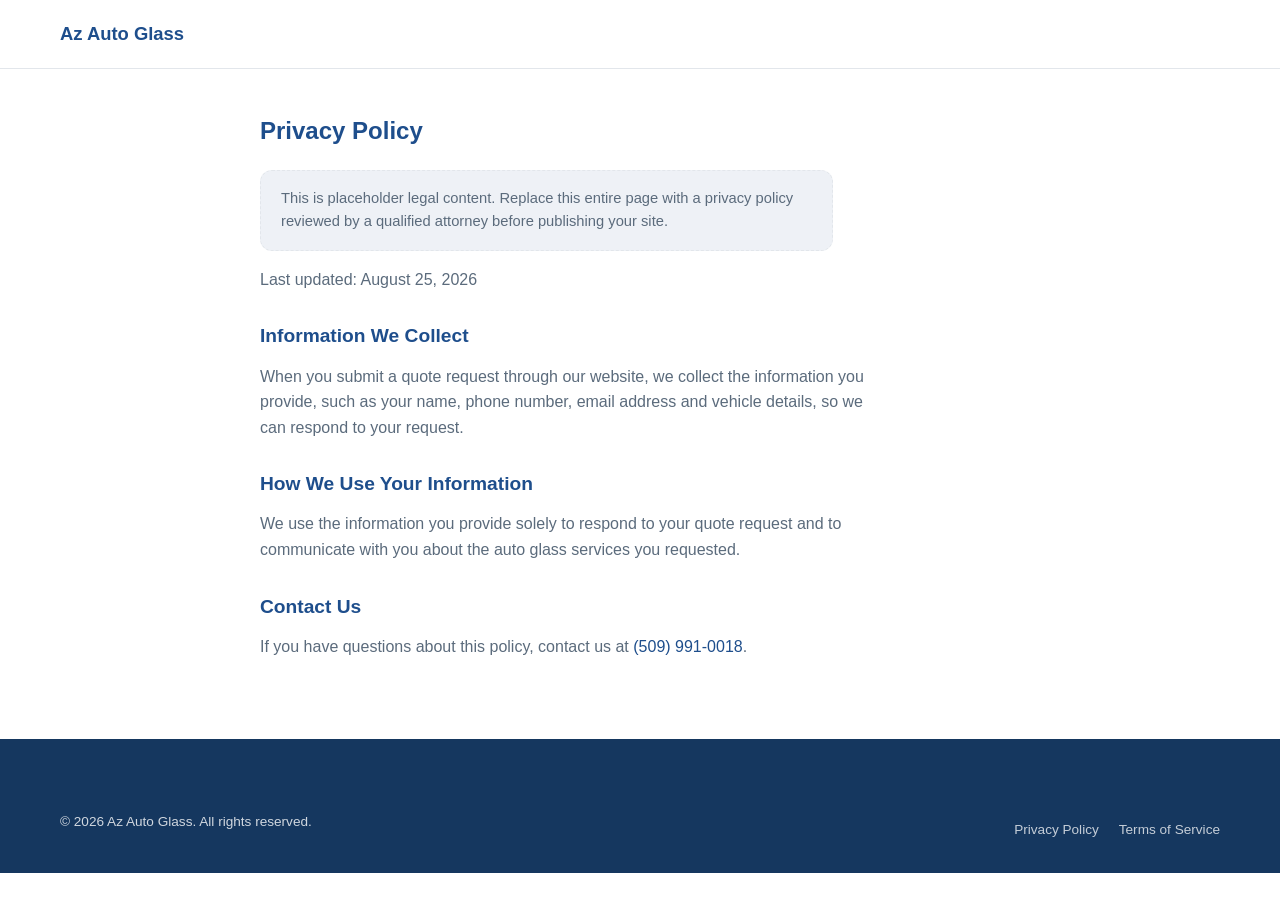
<file: privacy.html>
<!DOCTYPE html>
<html lang="en">
<head>
  <meta charset="UTF-8">
  <meta name="viewport" content="width=device-width, initial-scale=1.0">
  <title>Privacy Policy | Az Auto Glass</title>
  <meta name="description" content="Privacy Policy for Az Auto Glass LLC, serving Spokane, WA and the surrounding area.">
  <meta name="robots" content="noindex">
  <link rel="canonical" href="https://www.yourbusinessdomain.com/privacy.html">
  <link rel="icon" href="images/favicon.svg" type="image/svg+xml">
  <link rel="stylesheet" href="style.css">
</head>
<body>
  <header class="site-header">
    <div class="container header-inner">
      <a href="index.html#top" class="logo-link" aria-label="Az Auto Glass — home">
        <span class="logo-text">Az Auto Glass</span>
      </a>
    </div>
  </header>

  <main>
    <section class="legal-page">
      <div class="container container--narrow">
        <h1>Privacy Policy</h1>

        <p class="legal-note">This is placeholder legal content. Replace this entire page with a privacy policy reviewed by a qualified attorney before publishing your site.</p>

        <p>Last updated: August 25, 2026</p>

        <h2>Information We Collect</h2>
        <p>When you submit a quote request through our website, we collect the information you provide, such as your name, phone number, email address and vehicle details, so we can respond to your request.</p>

        <h2>How We Use Your Information</h2>
        <p>We use the information you provide solely to respond to your quote request and to communicate with you about the auto glass services you requested.</p>

        <h2>Contact Us</h2>
        <p>If you have questions about this policy, contact us at <a href="tel:+15099910018">(509) 991-0018</a>.</p>
      </div>
    </section>
  </main>

  <footer class="site-footer">
    <div class="footer-bottom">
      <div class="container footer-bottom-inner">
        <p>&copy; 2026 Az Auto Glass. All rights reserved.</p>
        <ul>
          <li><a href="privacy.html">Privacy Policy</a></li>
          <li><a href="terms.html">Terms of Service</a></li>
        </ul>
      </div>
    </div>
  </footer>
</body>
</html>
</file>
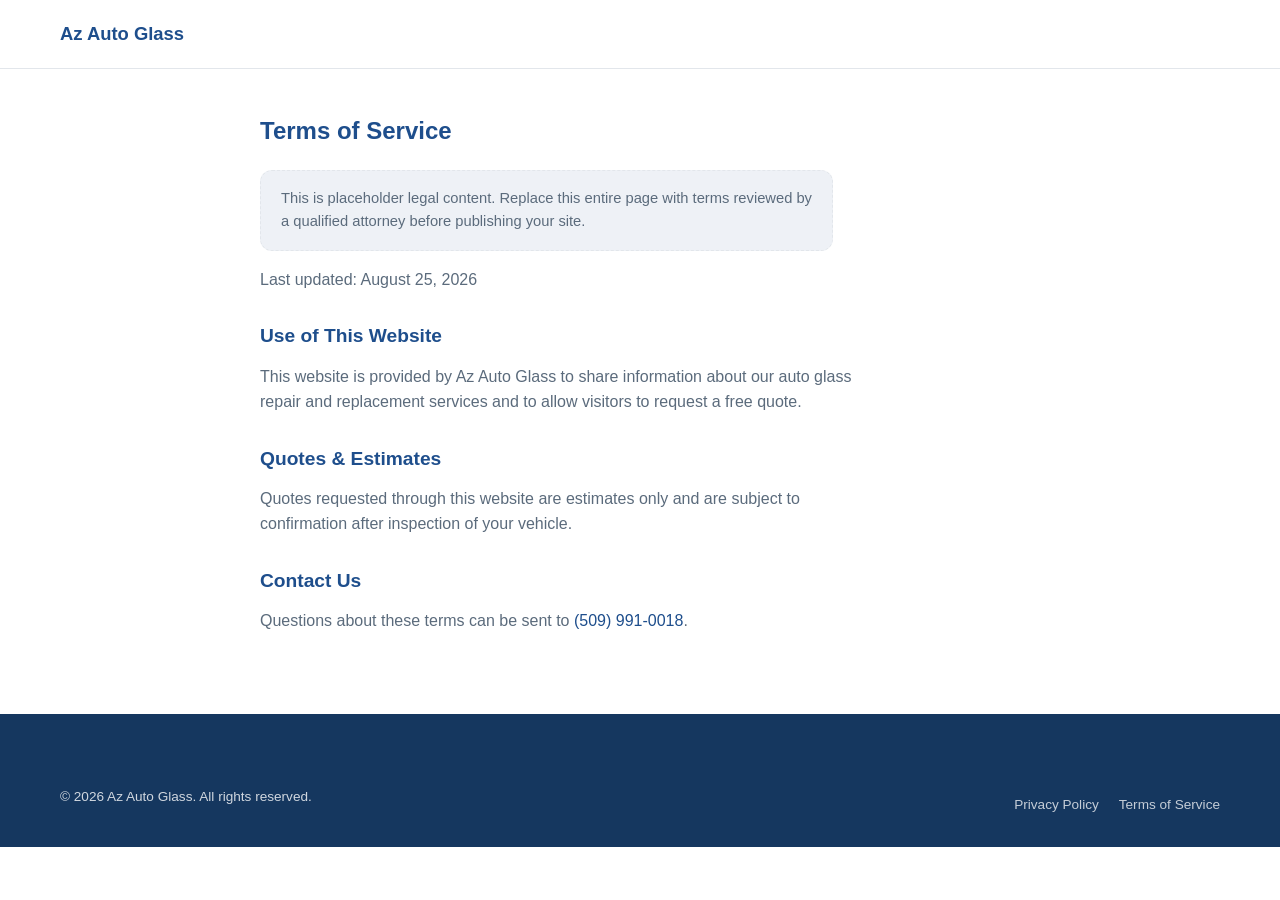
<file: terms.html>
<!DOCTYPE html>
<html lang="en">
<head>
  <meta charset="UTF-8">
  <meta name="viewport" content="width=device-width, initial-scale=1.0">
  <title>Terms of Service | Az Auto Glass</title>
  <meta name="description" content="Terms of Service for Az Auto Glass LLC, serving Spokane, WA and the surrounding area.">
  <meta name="robots" content="noindex">
  <link rel="canonical" href="https://www.yourbusinessdomain.com/terms.html">
  <link rel="icon" href="images/favicon.svg" type="image/svg+xml">
  <link rel="stylesheet" href="style.css">
</head>
<body>
  <header class="site-header">
    <div class="container header-inner">
      <a href="index.html#top" class="logo-link" aria-label="Az Auto Glass — home">
        <span class="logo-text">Az Auto Glass</span>
      </a>
    </div>
  </header>

  <main>
    <section class="legal-page">
      <div class="container container--narrow">
        <h1>Terms of Service</h1>

        <p class="legal-note">This is placeholder legal content. Replace this entire page with terms reviewed by a qualified attorney before publishing your site.</p>

        <p>Last updated: August 25, 2026</p>

        <h2>Use of This Website</h2>
        <p>This website is provided by Az Auto Glass to share information about our auto glass repair and replacement services and to allow visitors to request a free quote.</p>

        <h2>Quotes &amp; Estimates</h2>
        <p>Quotes requested through this website are estimates only and are subject to confirmation after inspection of your vehicle.</p>

        <h2>Contact Us</h2>
        <p>Questions about these terms can be sent to <a href="tel:+15099910018">(509) 991-0018</a>.</p>
      </div>
    </section>
  </main>

  <footer class="site-footer">
    <div class="footer-bottom">
      <div class="container footer-bottom-inner">
        <p>&copy; 2026 Az Auto Glass. All rights reserved.</p>
        <ul>
          <li><a href="privacy.html">Privacy Policy</a></li>
          <li><a href="terms.html">Terms of Service</a></li>
        </ul>
      </div>
    </div>
  </footer>
</body>
</html>
</file>
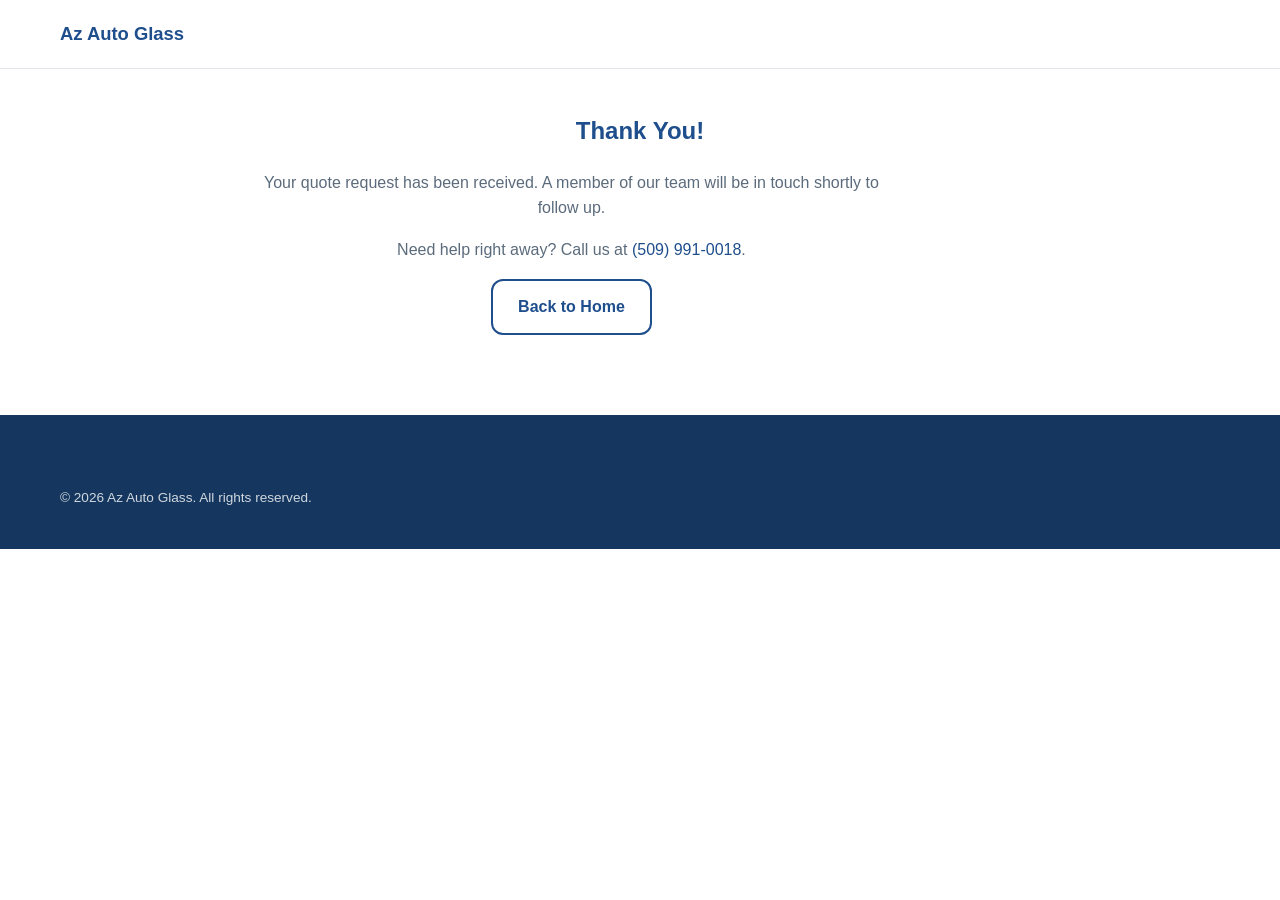
<file: thank-you.html>
<!DOCTYPE html>
<html lang="en">
<head>
  <meta charset="UTF-8">
  <meta name="viewport" content="width=device-width, initial-scale=1.0">
  <title>Thank You | Az Auto Glass</title>
  <meta name="description" content="Thank you for requesting a quote from Az Auto Glass. We'll be in touch shortly.">
  <meta name="robots" content="noindex">
  <link rel="icon" href="images/favicon.svg" type="image/svg+xml">
  <link rel="stylesheet" href="style.css">
</head>
<body>
  <!--
    This page is the no-JavaScript fallback destination for the quote
    form (see the form's `action` attribute in index.html). Visitors
    with JavaScript enabled will normally see an inline success
    message instead and never land here — but Netlify still needs
    this page to exist as a valid redirect target.
  -->
  <header class="site-header">
    <div class="container header-inner">
      <a href="index.html#top" class="logo-link" aria-label="Az Auto Glass — home">
        <span class="logo-text">Az Auto Glass</span>
      </a>
    </div>
  </header>

  <main>
    <section class="legal-page">
      <div class="container container--narrow" style="text-align:center;">
        <h1>Thank You!</h1>
        <p>Your quote request has been received. A member of our team will be in touch shortly to follow up.</p>
        <p>Need help right away? Call us at <a href="tel:+15099910018">(509) 991-0018</a>.</p>
        <p><a href="index.html#top" class="btn btn-secondary">Back to Home</a></p>
      </div>
    </section>
  </main>

  <footer class="site-footer">
    <div class="footer-bottom">
      <div class="container footer-bottom-inner">
        <p>&copy; 2026 Az Auto Glass. All rights reserved.</p>
      </div>
    </div>
  </footer>
</body>
</html>
</file>
<file: style.css>
/* =========================================================
   Az Auto Glass LLC — Auto Glass Website Stylesheet
   Mobile-first. Update the CSS variables below to re-brand
   this template for a different business.
   ========================================================= */

:root {
  /* Brand colors — swap these to re-theme the whole site */
  --color-primary: #1e4e8c;
  --color-primary-dark: #15375f;
  --color-primary-light: #2f66ab;
  --color-accent: #c8352e;
  --color-accent-dark: #a52a24;
  --color-success: #2e7d32;
  --color-error: #c62828;
  --color-star: #f5a623;

  /* Neutrals */
  --color-bg: #ffffff;
  --color-bg-alt: #eef1f6;
  --color-bg-dark: #1e4e8c;
  --color-text: #1f2a37;
  --color-text-light: #5b6b7c;
  --color-text-inverse: #ffffff;
  --color-text-inverse-soft: rgba(255, 255, 255, 0.8);
  --color-border: #e2e6eb;

  /* Accent/success tints tuned for use on dark blue band backgrounds —
     keeps brand identity while meeting contrast on --color-primary-dark */
  --color-accent-on-dark: #ff8f7f;
  --color-success-on-dark: #7ee08b;

  /* Layout */
  --container-width: 1200px;
  --container-width-narrow: 800px;
  --radius-sm: 6px;
  --radius-md: 12px;
  --radius-lg: 20px;
  --shadow-sm: 0 1px 3px rgba(30, 78, 140, 0.08), 0 1px 2px rgba(30, 78, 140, 0.06);
  --shadow-md: 0 4px 12px rgba(30, 78, 140, 0.1);
  --shadow-lg: 0 12px 32px rgba(30, 78, 140, 0.14);

  /* Typography */
  --font-family: -apple-system, BlinkMacSystemFont, "Segoe UI", Roboto, Helvetica, Arial, sans-serif;
  --header-height: 68px;
  --mobile-bar-height: 60px;
}

/* =========================================================
   RESET
   ========================================================= */
*,
*::before,
*::after {
  box-sizing: border-box;
}

html {
  scroll-behavior: smooth;
}

body {
  margin: 0;
  font-family: var(--font-family);
  color: var(--color-text);
  background-color: var(--color-bg);
  line-height: 1.6;
  -webkit-font-smoothing: antialiased;
}

img {
  max-width: 100%;
  height: auto;
  display: block;
}

a {
  color: var(--color-primary);
  text-decoration: none;
}

ul,
ol {
  margin: 0;
  padding: 0;
  list-style: none;
}

h1,
h2,
h3,
h4,
p {
  margin: 0 0 1rem;
}

h1,
h2,
h3,
h4 {
  color: var(--color-primary);
  line-height: 1.2;
  font-weight: 800;
}

button {
  font-family: inherit;
}

section[id] {
  scroll-margin-top: calc(var(--header-height) + 12px);
}

.icon {
  width: 1.2em;
  height: 1.2em;
  fill: none;
  stroke: currentColor;
  stroke-width: 2;
  stroke-linecap: round;
  stroke-linejoin: round;
  flex-shrink: 0;
}

.skip-link {
  position: absolute;
  left: -9999px;
  top: 0;
  background: var(--color-primary);
  color: #fff;
  padding: 0.75rem 1.25rem;
  z-index: 1000;
  border-radius: 0 0 var(--radius-sm) 0;
}

.skip-link:focus {
  left: 0;
}

/* =========================================================
   LAYOUT HELPERS
   ========================================================= */
.container {
  width: 100%;
  max-width: var(--container-width);
  margin: 0 auto;
  padding: 0 1.25rem;
}

.container--narrow {
  max-width: var(--container-width-narrow);
}

.section-eyebrow {
  color: var(--color-accent);
  font-weight: 700;
  text-transform: uppercase;
  letter-spacing: 0.06em;
  font-size: 0.85rem;
  margin-bottom: 0.5rem;
}

.section-eyebrow--center {
  text-align: center;
}

.section-title {
  font-size: clamp(1.6rem, 4vw, 2.25rem);
  margin-bottom: 0.75rem;
}

.section-title--center {
  text-align: center;
}

.section-lede {
  color: var(--color-text-light);
  max-width: 640px;
  font-size: 1.05rem;
}

.section-lede--center {
  margin-left: auto;
  margin-right: auto;
  text-align: center;
}

.section-note {
  color: var(--color-text-light);
  text-align: center;
  margin-top: 1.5rem;
}

section {
  padding: 3.5rem 0;
}

/* =========================================================
   BUTTONS & PHONE CTAs
   ========================================================= */
.btn {
  display: inline-flex;
  align-items: center;
  justify-content: center;
  gap: 0.5rem;
  padding: 0.85rem 1.6rem;
  border-radius: var(--radius-md);
  font-weight: 700;
  font-size: 1rem;
  border: 2px solid transparent;
  cursor: pointer;
  text-align: center;
  transition: background-color 0.15s ease, border-color 0.15s ease, color 0.15s ease, transform 0.1s ease;
}

.btn:active {
  transform: translateY(1px);
}

.btn-accent {
  background-color: var(--color-accent);
  color: #fff;
  box-shadow: var(--shadow-sm);
}

.btn-accent:hover,
.btn-accent:focus-visible {
  background-color: var(--color-accent-dark);
}

.btn-secondary {
  background-color: transparent;
  border-color: var(--color-primary);
  color: var(--color-primary);
}

.btn-secondary:hover,
.btn-secondary:focus-visible {
  background-color: var(--color-primary);
  color: #fff;
}

.btn-lg {
  padding: 1rem 2rem;
  font-size: 1.05rem;
}

.btn-block {
  display: flex;
  width: 100%;
}

/* Phone CTA: button on mobile, plain clickable text on desktop */
.phone-cta {
  display: inline-flex;
  align-items: center;
  justify-content: center;
  gap: 0.5rem;
  background-color: var(--color-accent);
  color: #fff;
  font-weight: 700;
  padding: 0.9rem 1.5rem;
  border-radius: var(--radius-md);
  text-decoration: none;
  box-shadow: var(--shadow-sm);
  transition: background-color 0.15s ease, color 0.15s ease;
  white-space: nowrap;
}

.phone-cta:hover,
.phone-cta:focus-visible {
  background-color: var(--color-accent-dark);
}

.phone-cta-text-desktop {
  display: none;
}

.phone-cta-text-mobile {
  display: inline;
}

.phone-cta--header {
  display: none;
}

@media (min-width: 900px) {
  .phone-cta-text-desktop {
    display: inline;
  }
  .phone-cta-text-mobile {
    display: none;
  }
  .phone-cta--inline,
  .phone-cta--header {
    background: none;
    box-shadow: none;
    padding: 0;
    color: var(--color-text);
    font-weight: 500;
  }
  .phone-cta--inline:hover,
  .phone-cta--inline:focus-visible,
  .phone-cta--header:hover,
  .phone-cta--header:focus-visible {
    color: var(--color-accent);
    background: none;
  }
  .phone-cta--header {
    display: inline-flex;
  }
  .hero .phone-cta--inline {
    color: #fff;
  }
  .hero .phone-cta--inline:hover,
  .hero .phone-cta--inline:focus-visible {
    color: var(--color-accent-on-dark);
  }
}

/* =========================================================
   HEADER / NAV
   ========================================================= */
.site-header {
  position: sticky;
  top: 0;
  z-index: 100;
  background-color: var(--color-bg);
  border-bottom: 1px solid var(--color-border);
}

.header-inner {
  display: flex;
  align-items: center;
  justify-content: space-between;
  height: var(--header-height);
  gap: 1rem;
}

.logo-link {
  display: inline-flex;
  align-items: center;
  gap: 0.6rem;
  flex-shrink: 0;
}

.logo-text {
  font-weight: 800;
  font-size: 1.15rem;
  color: var(--color-primary);
  line-height: 1.1;
}

.main-nav {
  display: none;
}

.main-nav ul {
  display: flex;
  gap: 1.75rem;
}

.main-nav a {
  color: var(--color-text);
  font-weight: 600;
  font-size: 0.95rem;
}

.main-nav a:hover,
.main-nav a:focus-visible {
  color: var(--color-accent);
}

.header-actions {
  display: flex;
  align-items: center;
  gap: 1.25rem;
}

.nav-toggle {
  display: flex;
  flex-direction: column;
  justify-content: center;
  gap: 5px;
  width: 40px;
  height: 40px;
  background: none;
  border: 1px solid var(--color-border);
  border-radius: var(--radius-sm);
  padding: 0;
  cursor: pointer;
}

.nav-toggle-bar {
  display: block;
  width: 20px;
  height: 2px;
  margin: 0 auto;
  background-color: var(--color-primary);
  transition: transform 0.15s ease, opacity 0.15s ease;
}

.nav-toggle[aria-expanded="true"] .nav-toggle-bar:nth-child(1) {
  transform: translateY(7px) rotate(45deg);
}

.nav-toggle[aria-expanded="true"] .nav-toggle-bar:nth-child(2) {
  opacity: 0;
}

.nav-toggle[aria-expanded="true"] .nav-toggle-bar:nth-child(3) {
  transform: translateY(-7px) rotate(-45deg);
}

.mobile-nav {
  border-top: 1px solid var(--color-border);
  padding: 1rem 1.25rem 1.5rem;
  display: flex;
  flex-direction: column;
  gap: 0.75rem;
}

.mobile-nav[hidden] {
  display: none;
}

.mobile-nav ul {
  display: flex;
  flex-direction: column;
  gap: 0.25rem;
  margin-bottom: 0.5rem;
}

.mobile-nav a {
  display: block;
  padding: 0.6rem 0;
  font-weight: 600;
  color: var(--color-text);
  border-bottom: 1px solid var(--color-border);
}

.mobile-nav .btn {
  margin-top: 0.25rem;
}

@media (min-width: 900px) {
  .main-nav {
    display: block;
  }
  .nav-toggle {
    display: none;
  }
  .mobile-nav {
    display: none !important;
  }
}

/* =========================================================
   HERO
   ========================================================= */
.hero {
  background-color: var(--color-primary-dark);
  color: var(--color-text-inverse-soft);
  padding: 2.5rem 0 3rem;
}

.hero-inner {
  display: grid;
  gap: 2rem;
  align-items: center;
}

.hero h1 {
  color: #fff;
  font-size: clamp(1.9rem, 5vw, 2.75rem);
  margin-bottom: 1rem;
}

.hero .section-eyebrow {
  color: var(--color-accent-on-dark);
}

.hero-lede {
  color: var(--color-text-inverse-soft);
  font-size: 1.05rem;
  max-width: 55ch;
}

.hero .icon--check {
  color: var(--color-success-on-dark);
}

.hero-bullets {
  display: flex;
  flex-direction: column;
  gap: 0.6rem;
  margin: 1.25rem 0;
}

.hero-bullets li {
  display: flex;
  align-items: center;
  gap: 0.6rem;
  font-weight: 600;
}

.icon--check {
  color: var(--color-success);
  width: 1.3em;
  height: 1.3em;
}

.hero-actions {
  display: none;
}

@media (min-width: 900px) {
  .hero-actions {
    display: flex;
    flex-wrap: wrap;
    align-items: center;
    gap: 1.25rem;
    margin: 1.5rem 0;
  }
}

.trust-badges {
  display: flex;
  flex-wrap: wrap;
  gap: 0.75rem;
}

.trust-badge {
  display: inline-flex;
  align-items: center;
  gap: 0.4rem;
  background-color: #fff;
  border: 1px solid var(--color-border);
  border-radius: var(--radius-md);
  padding: 0.5rem 0.9rem;
  font-size: 0.85rem;
  font-weight: 700;
  color: var(--color-primary);
  box-shadow: var(--shadow-sm);
}

.trust-badge-icon {
  color: var(--color-star);
}

.hero-media img {
  border-radius: var(--radius-lg);
  box-shadow: var(--shadow-lg);
  width: 100%;
}

@media (min-width: 900px) {
  .hero-inner {
    grid-template-columns: 1.05fr 0.95fr;
    gap: 3rem;
  }
}

/* =========================================================
   CARD GRID / SERVICES
   ========================================================= */
.services {
  background-color: #fff;
}

.card-grid {
  display: grid;
  gap: 1.5rem;
  margin-top: 2.25rem;
  grid-template-columns: 1fr;
}

.service-card {
  background-color: #fff;
  border: 1px solid var(--color-border);
  border-radius: var(--radius-lg);
  padding: 1.75rem;
  box-shadow: var(--shadow-sm);
  transition: box-shadow 0.15s ease, transform 0.15s ease;
}

.service-card:hover {
  box-shadow: var(--shadow-md);
  transform: translateY(-2px);
}

.service-icon {
  width: 52px;
  height: 52px;
  border-radius: var(--radius-md);
  background-color: var(--color-primary);
  color: #fff;
  display: flex;
  align-items: center;
  justify-content: center;
  margin-bottom: 1rem;
}

.service-icon svg {
  width: 26px;
  height: 26px;
  fill: none;
  stroke: currentColor;
  stroke-width: 1.8;
  stroke-linecap: round;
  stroke-linejoin: round;
}

.service-card h3 {
  font-size: 1.15rem;
  margin-bottom: 0.5rem;
}

.service-card p {
  color: var(--color-text-light);
  font-size: 0.96rem;
  margin-bottom: 0.9rem;
}

.card-link {
  font-weight: 700;
  color: var(--color-accent);
  font-size: 0.92rem;
}

.card-link:hover,
.card-link:focus-visible {
  text-decoration: underline;
}

@media (min-width: 640px) {
  .card-grid {
    grid-template-columns: repeat(2, 1fr);
  }
}

@media (min-width: 1024px) {
  .card-grid {
    grid-template-columns: repeat(3, 1fr);
  }
}

/* =========================================================
   STORY / ABOUT
   ========================================================= */
.story {
  background-color: var(--color-bg-alt);
}

.story-inner {
  display: grid;
  gap: 2rem;
  align-items: center;
}

.story-media img {
  border-radius: var(--radius-lg);
  box-shadow: var(--shadow-md);
  width: 100%;
  max-width: 420px;
  margin: 0 auto;
}

.story-content p {
  color: var(--color-text-light);
}

@media (min-width: 900px) {
  .story-inner {
    grid-template-columns: 0.85fr 1.15fr;
    gap: 3.5rem;
  }
  .story-media img {
    margin: 0;
  }
}

/* =========================================================
   WHY CHOOSE US
   ========================================================= */
.why-us {
  background-color: #fff;
}

.benefit-grid {
  display: grid;
  gap: 1.75rem;
  margin-top: 2.25rem;
  grid-template-columns: 1fr;
  text-align: center;
}

.benefit-item h3 {
  font-size: 1.05rem;
  margin-bottom: 0.4rem;
}

.benefit-item p {
  color: var(--color-text-light);
  font-size: 0.92rem;
  margin-bottom: 0;
}

.benefit-icon {
  width: 56px;
  height: 56px;
  margin: 0 auto 0.9rem;
  border-radius: 50%;
  background-color: #fff;
  border: 1px solid var(--color-border);
  color: var(--color-accent);
  display: flex;
  align-items: center;
  justify-content: center;
  box-shadow: var(--shadow-sm);
}

.benefit-icon svg {
  width: 26px;
  height: 26px;
  fill: none;
  stroke: currentColor;
  stroke-width: 1.8;
  stroke-linecap: round;
  stroke-linejoin: round;
}

@media (min-width: 640px) {
  .benefit-grid {
    grid-template-columns: repeat(2, 1fr);
  }
}

@media (min-width: 1024px) {
  .benefit-grid {
    grid-template-columns: repeat(3, 1fr);
  }
}

/* =========================================================
   REVIEWS
   ========================================================= */
.reviews {
  background-color: var(--color-bg-alt);
}

.rating-summary {
  display: flex;
  flex-wrap: wrap;
  align-items: baseline;
  justify-content: center;
  gap: 0.6rem;
  margin-bottom: 2rem;
}

.rating-summary-score {
  font-size: 1.5rem;
  font-weight: 800;
  color: var(--color-primary);
}

.rating-summary-score span {
  color: var(--color-star);
  font-size: 1.1rem;
  letter-spacing: 0.05em;
}

.rating-summary-count {
  color: var(--color-text-light);
}

.review-stars {
  color: var(--color-star);
  letter-spacing: 0.08em;
  margin-bottom: 0.6rem;
}

.review-featured {
  background-color: #fff;
  border: 1px solid var(--color-border);
  box-shadow: var(--shadow-sm);
  border-radius: var(--radius-lg);
  padding: 2rem;
  text-align: center;
  max-width: 720px;
  margin: 0 auto 2.5rem;
}

.review-text--featured {
  font-size: 1.15rem;
  font-weight: 500;
  color: var(--color-text);
}

.review-card {
  background-color: #fff;
  border: 1px solid var(--color-border);
  border-radius: var(--radius-lg);
  padding: 1.5rem;
  box-shadow: var(--shadow-sm);
}

.review-text {
  color: var(--color-text);
  font-size: 0.96rem;
}

.review-author {
  font-weight: 700;
  color: var(--color-primary);
  margin-bottom: 0;
  font-size: 0.9rem;
}

.card-grid--reviews {
  margin-top: 0;
}

.reviews-cta {
  text-align: center;
  margin-top: 2rem;
  font-weight: 700;
}

.reviews-cta a {
  color: var(--color-accent);
}

.reviews-cta a:hover,
.reviews-cta a:focus-visible {
  text-decoration: underline;
}

/* =========================================================
   CONTACT / QUOTE
   ========================================================= */
.contact {
  background-color: #fff;
}

.contact-inner {
  display: grid;
  gap: 2.5rem;
}

.contact-intro {
  color: var(--color-text-light);
}

.contact-details {
  display: flex;
  flex-direction: column;
  gap: 1.1rem;
  margin: 1.5rem 0;
}

.contact-details li {
  display: flex;
  gap: 0.85rem;
  align-items: flex-start;
}

.contact-details .icon {
  color: var(--color-accent);
  margin-top: 0.2rem;
  width: 1.3em;
  height: 1.3em;
}

.contact-label {
  display: block;
  font-weight: 700;
  color: var(--color-primary);
  font-size: 0.85rem;
  text-transform: uppercase;
  letter-spacing: 0.04em;
  margin-bottom: 0.15rem;
}

.map-embed {
  display: block;
  min-height: 220px;
  border: 1px solid var(--color-border);
  border-radius: var(--radius-lg);
}

.contact-form-wrap {
  background-color: #fff;
  border: 1px solid var(--color-border);
  border-radius: var(--radius-lg);
  padding: 1.75rem;
  box-shadow: var(--shadow-md);
}

.form-title {
  font-size: 1.4rem;
  margin-bottom: 1.25rem;
}

@media (min-width: 1024px) {
  .contact-inner {
    grid-template-columns: 1fr 1.1fr;
  }
}

/* =========================================================
   FORM ELEMENTS
   ========================================================= */
.form-fieldset {
  border: none;
  padding: 0;
  margin: 0 0 1.5rem;
}

.form-fieldset legend {
  font-weight: 700;
  color: var(--color-primary);
  font-size: 0.95rem;
  padding: 0;
  margin-bottom: 0.85rem;
}

.form-group {
  margin-bottom: 1rem;
}

.form-row {
  display: grid;
  gap: 1rem;
}

.form-row--split {
  grid-template-columns: 1fr;
}

.form-row--triple {
  grid-template-columns: 1fr;
}

@media (min-width: 520px) {
  .form-row--split {
    grid-template-columns: 1fr 1fr;
  }
  .form-row--triple {
    grid-template-columns: repeat(3, 1fr);
  }
}

label {
  display: block;
  font-weight: 600;
  font-size: 0.92rem;
  margin-bottom: 0.4rem;
  color: var(--color-text);
}

.required {
  color: var(--color-accent);
}

input[type="text"],
input[type="tel"],
input[type="email"],
input[type="number"],
select,
textarea {
  width: 100%;
  padding: 0.75rem 0.9rem;
  border: 1px solid var(--color-border);
  border-radius: var(--radius-sm);
  font-size: 1rem;
  font-family: inherit;
  color: var(--color-text);
  background-color: #fff;
  min-height: 46px;
}

textarea {
  min-height: 110px;
  resize: vertical;
}

input:focus-visible,
select:focus-visible,
textarea:focus-visible {
  outline: 2px solid var(--color-primary);
  outline-offset: 1px;
  border-color: var(--color-primary);
}

.form-group--checkbox {
  display: flex;
  align-items: flex-start;
  gap: 0.6rem;
}

.form-group--checkbox input {
  margin-top: 0.3rem;
  width: 18px;
  height: 18px;
  flex-shrink: 0;
}

.form-group--checkbox label {
  font-weight: 500;
  margin-bottom: 0;
}

.form-required-note {
  color: var(--color-text-light);
  font-size: 0.82rem;
  text-align: center;
  margin: 0.75rem 0 0;
}

.form-status {
  min-height: 1.2rem;
  margin-bottom: 0.75rem;
  font-weight: 600;
  font-size: 0.95rem;
}

.form-status--success {
  color: var(--color-success);
}

.form-status--error {
  color: var(--color-error);
}

/* Honeypot field — hidden from real users, left for bots */
.honeypot-field {
  position: absolute;
  left: -9999px;
  top: -9999px;
  width: 1px;
  height: 1px;
  overflow: hidden;
}

/* =========================================================
   FAQ / ACCORDION
   ========================================================= */
.faq {
  background-color: var(--color-primary-dark);
  color: var(--color-text-inverse-soft);
}

.faq h2 {
  color: #fff;
}

.faq .section-eyebrow {
  color: var(--color-accent-on-dark);
}

.accordion {
  margin-top: 2rem;
  border-top: 1px solid var(--color-border);
}

.faq .accordion {
  border-top-color: rgba(255, 255, 255, 0.2);
}

.accordion-item {
  border-bottom: 1px solid var(--color-border);
}

.faq .accordion-item {
  border-bottom-color: rgba(255, 255, 255, 0.15);
}

.accordion-header {
  margin: 0;
}

.accordion-trigger {
  width: 100%;
  display: flex;
  align-items: center;
  justify-content: space-between;
  gap: 1rem;
  background: none;
  border: none;
  text-align: left;
  padding: 1.15rem 0.25rem;
  font-weight: 700;
  font-size: 1rem;
  color: var(--color-text);
  cursor: pointer;
}

.faq .accordion-trigger {
  color: #fff;
}

.accordion-icon {
  flex-shrink: 0;
  width: 20px;
  height: 20px;
  fill: none;
  stroke: currentColor;
  stroke-width: 2;
  color: var(--color-accent);
  transition: transform 0.15s ease;
}

.faq .accordion-icon {
  color: var(--color-accent-on-dark);
}

.accordion-trigger[aria-expanded="true"] .accordion-icon {
  transform: rotate(180deg);
}

.accordion-panel {
  padding: 0 0.25rem 1.25rem;
}

.accordion-panel p {
  color: var(--color-text-light);
  margin-bottom: 0;
}

.faq .accordion-panel p {
  color: var(--color-text-inverse-soft);
}

/* =========================================================
   FOOTER
   ========================================================= */
.site-footer {
  background-color: var(--color-primary-dark);
  color: rgba(255, 255, 255, 0.8);
  padding-top: 3rem;
}

.site-footer .logo-text {
  color: #fff;
}

.footer-inner {
  display: grid;
  gap: 2rem;
  padding-bottom: 2.5rem;
  border-bottom: 1px solid rgba(255, 255, 255, 0.12);
}

.footer-brand p {
  margin-top: 0.85rem;
  font-size: 0.92rem;
  max-width: 34ch;
}

.footer-nav h4,
.footer-contact h4 {
  color: #fff;
  font-size: 0.9rem;
  text-transform: uppercase;
  letter-spacing: 0.05em;
  margin-bottom: 0.9rem;
}

.footer-nav ul {
  display: flex;
  flex-direction: column;
  gap: 0.55rem;
}

.footer-nav a {
  color: rgba(255, 255, 255, 0.8);
  font-size: 0.94rem;
}

.footer-nav a:hover,
.footer-nav a:focus-visible {
  color: #fff;
}

.footer-contact p {
  margin-bottom: 0.55rem;
  font-size: 0.92rem;
}

.footer-contact a {
  color: rgba(255, 255, 255, 0.85);
}

.footer-contact a:hover,
.footer-contact a:focus-visible {
  color: #fff;
}

.footer-bottom-inner {
  display: flex;
  flex-direction: column;
  gap: 0.75rem;
  align-items: center;
  padding: 1.5rem 1.25rem;
  font-size: 0.85rem;
  text-align: center;
}

.footer-bottom-inner ul {
  display: flex;
  gap: 1.25rem;
}

.footer-bottom-inner a {
  color: rgba(255, 255, 255, 0.75);
}

.footer-bottom-inner a:hover,
.footer-bottom-inner a:focus-visible {
  color: #fff;
}

@media (min-width: 768px) {
  .footer-inner {
    grid-template-columns: 1.2fr 1fr 1fr;
  }
  .footer-bottom-inner {
    flex-direction: row;
    justify-content: space-between;
    text-align: left;
  }
}

/* =========================================================
   MOBILE STICKY CTA BAR
   ========================================================= */
.mobile-cta-bar {
  position: fixed;
  bottom: 0;
  left: 0;
  right: 0;
  z-index: 200;
  display: flex;
  height: var(--mobile-bar-height);
  box-shadow: 0 -2px 10px rgba(11, 53, 85, 0.15);
}

.mobile-cta-bar-btn {
  flex: 1;
  display: flex;
  align-items: center;
  justify-content: center;
  gap: 0.4rem;
  font-weight: 700;
  font-size: 0.95rem;
  color: #fff;
}

.mobile-cta-bar-btn--call {
  background-color: var(--color-primary);
}

.mobile-cta-bar-btn--quote {
  background-color: var(--color-accent);
}

body {
  padding-bottom: var(--mobile-bar-height);
}

@media (min-width: 900px) {
  .mobile-cta-bar {
    display: none;
  }
  body {
    padding-bottom: 0;
  }
}

/* =========================================================
   LEGAL / STUB PAGES
   ========================================================= */
.legal-page {
  padding: 3rem 0 4rem;
}

.legal-page h1 {
  margin-bottom: 1.5rem;
}

.legal-page h2 {
  font-size: 1.2rem;
  margin-top: 2rem;
}

.legal-page p {
  color: var(--color-text-light);
  max-width: 70ch;
}

.legal-note {
  background-color: var(--color-bg-alt);
  border: 1px dashed var(--color-border);
  border-radius: var(--radius-md);
  padding: 1rem 1.25rem;
  color: var(--color-text);
  font-size: 0.92rem;
}
</file>
